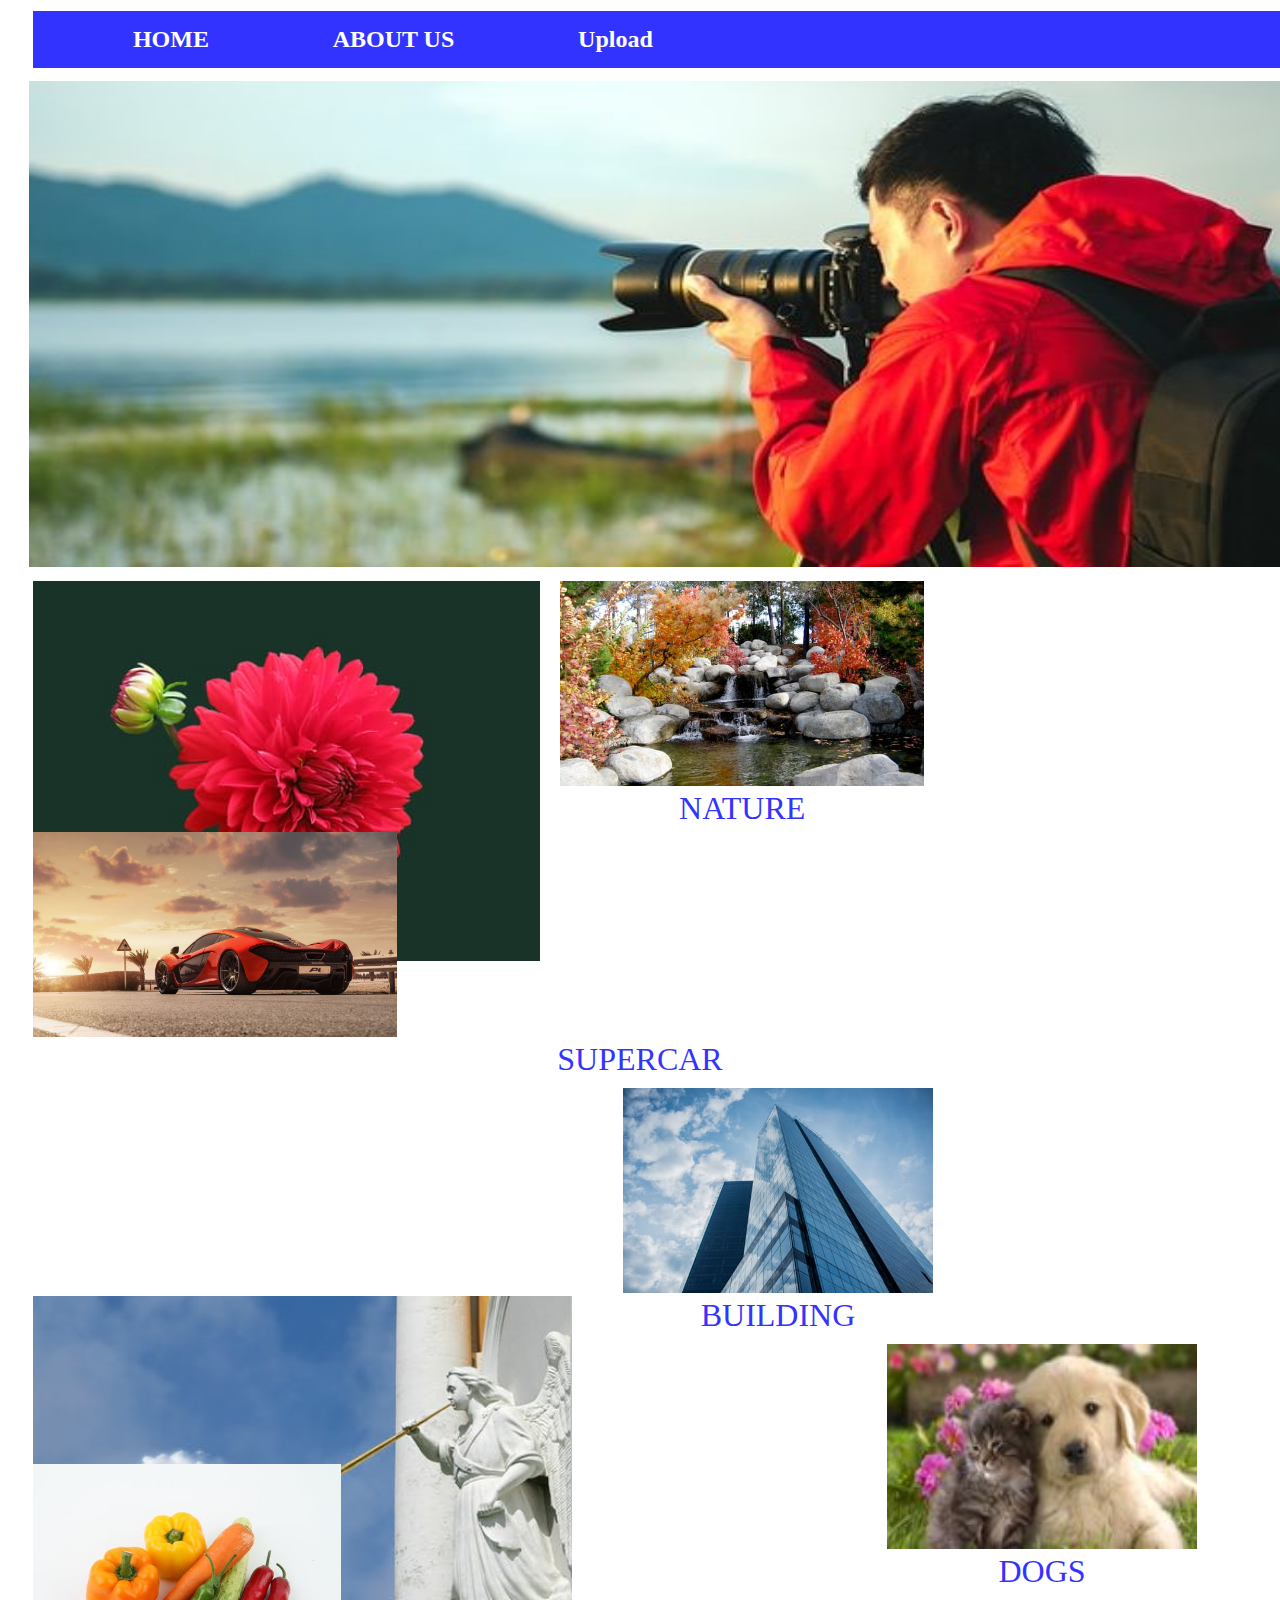
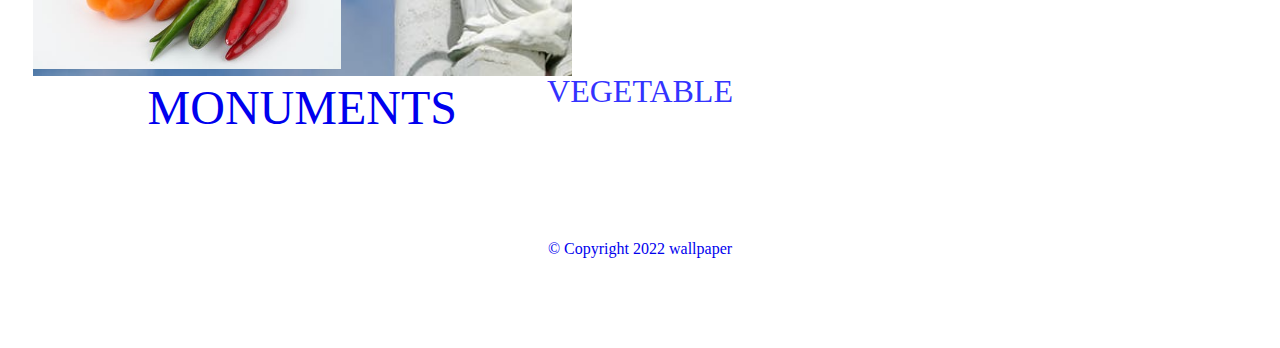
<file: index.html>
<!DOCTYPE html>
<html>
<head>
	<title>WallPaper</title>
	<style type="text/css">
		.div1
{
	border:8px groove;
	height:1900px;
	width:400px;
	float:left;
	padding-bottom:90px;
}
.header {
    background-color:white;
	padding:25px;
	margin-top:-57px;
	
}
.trn{
		height:130px;
		width:500px;
	}
	


				nav
	{
		margin-top:35px;
		background-color:#33F;
		width:1287px;
		
	}
	.button li
	{
		color:#FFF;
		font-size:24px;
		font-weight:bold;
		display:inline-block;
		margin:15px 59.90px;
		text-height:text-size:20px;
		
	}
		.one
	{
		margin-top:10px;
		border:4px thick;
		height:90px;
		float:left;
		clear:left;
	}
	.two
	{
		margin-top:10px;
		border:4px thick;
		float:left;
		margin-left:20px;
		padding:0px 10px 0px 0px ;
	
	}
	.FOUR
	{
		margin-top:10px;
		float:left;
		margin-left:590px;
	}
	.Five
	{
		margin-top:10px;
		float:right;
		margin-left:20px;
		padding:0px 50px 0px 0px ;
	}
	.three
	{
		margin-top:20px;
	}
	.HEAD
	{
		text-align:left;
	}
		.click
	{
		margin-left:780px;
		float:left;
		padding:10px;
		background-color:#990000;
	}
	.img
	{
		height:70px;
		width:190px;
	}
	li:hover
	{
		background-color:#639;
	}
	.mar
	{
		background-color:#000000;
		color:#0099FF;
		
		height:10px;
		width:20px;
		
	}



.footer
{
	margin-right:50px;
	height:90px;
	width:40px;
}
.ftc
{
	margin-top:130px;
	text-align: center;
}


	</style>
</head>
<body>
	<div class="header">
 <nav>
         <div class="button">
    <ul>
      
    <a href="home.html"><li>HOME</li></a>
   
    <a href="About.html"><li>ABOUT US</li></a>
    <a href="#"><li>Upload</li></a>
   
    </ul>	
</nav>
<img  style="height:486px; width:1288px; margin-left:-4.5px; margin-top:-3px;" class="mySlides" src="1.jpg">

<div class="one">
    <a href="flowers.html" style="text-decoration:none;"><img src="flower/dahlia-red-blossom-bloom-60597.jpeg" height="380px"></a><br>
<center><font size="+5" color="#3333FF"><a href="flowers.html" style="text-decoration:none;">FLOWER</a></font></center>
    </div>
<div class="two">
<a href="natures.html" style="text-decoration:none;"><img src="nature/pexels-photo-230629.jpeg" height="205px"><br/>
<center><font size="+3" color="#3333FF">NATURE</font></center>
</div>
<div class="three">
<a href="cars.html" style="text-decoration:none;"><img src="supercars/supercar-wallpapers-mclaren-4.jpg" height="205px" style="margin-top:5px;"><br/>
<center><font size="+3" color="#3333FF">SUPERCAR</font></center>
</div>
<div class="FOUR">
<a href="buildings.html" style="text-decoration:none;"><img src="building/pexels-photo (3).jpg" height="205px" width="310px"><br/>
<center><font size="+3" color="#3333FF">BUILDING</font></center>
</div>
<div class="Five">
<a href="dog.html" style="text-decoration:none"><img src="dogs/cat&dog-wallpaper-121124-1.jpg" height="205px" width="310px"><br/>
<center><font size="+3" color="#3333FF">DOGS</font></center>
</div>
<div class="one">
<a href="monument.html"><img src="monuments/angel-clouds-weather-vera-161199.jpeg" height="380px" style="margin-top:-48px;"><br>
<center><font size="+5" color="#3333FF"><a href="../PROJECT2/flowers.html" style="text-decoration:none;">MONUMENTS</a></font></center>
</div>

<div class="three">
<a href="vegetabless.html" style="text-decoration:none;"><img src="vegetables/carrots-onion-cucumber-vegetables-67670.jpeg" height="205px" style="margin-top:30px;  "><br/>
<center><font size="+3" color="#3333FF">VEGETABLE</font></center>

		<div class="ftc">
			<p class="ftc2">&copy; Copyright 2022 wallpaper </p>
		
		
		</div>


</body>
</html>
</file>
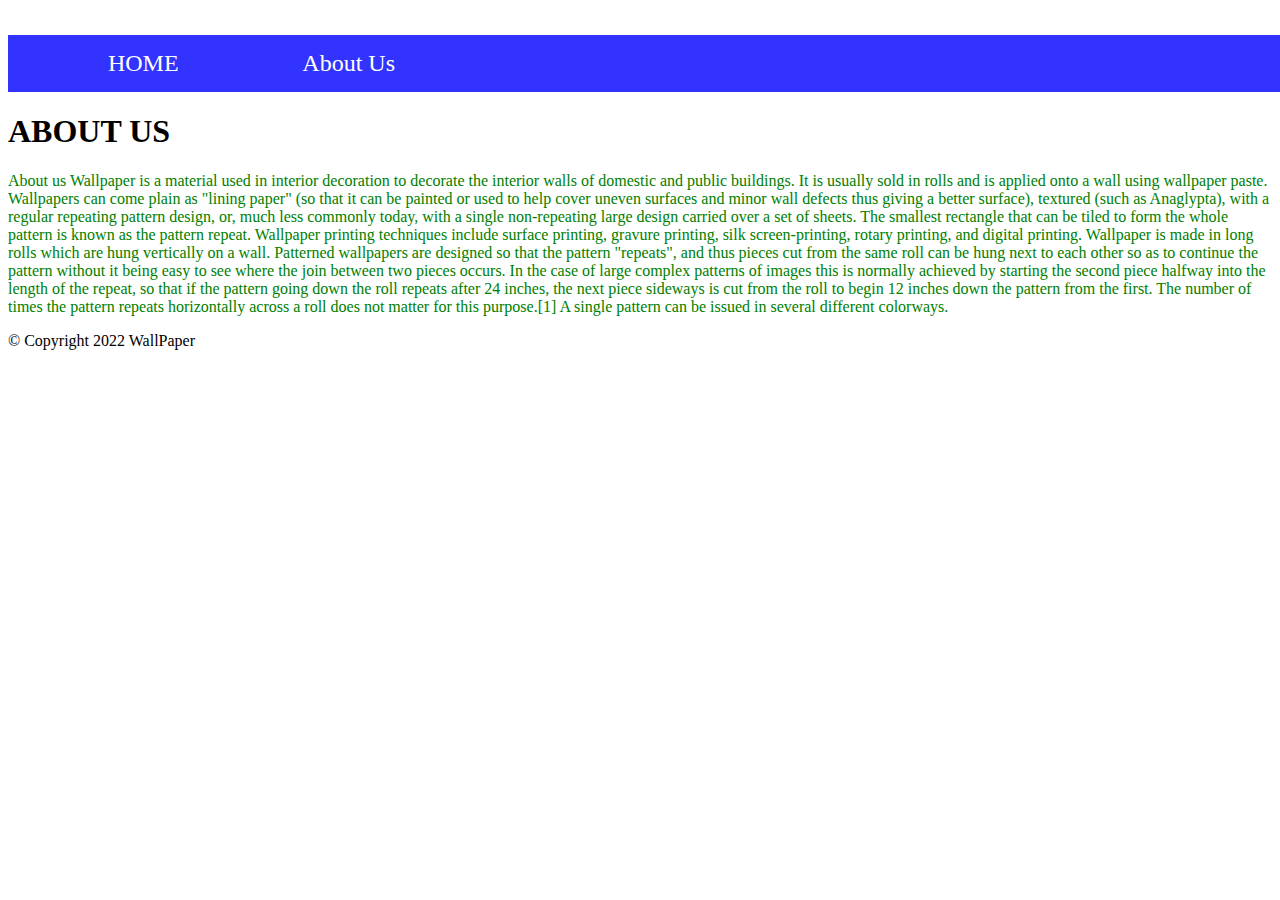
<file: About.html>
<!DOCTYPE html>
<html>

<head>
<style>
	nav
	{
		margin-top:35px;
		background-color:#33F;
		width:1287px;
		
	}
	.button li
	{
		color:#000000;
		font-size:24px;
		display:inline-block;
		margin:15px 59.90px;
		text-height:text-size:20px;
		color: white;
	}
	.content{ text-decoration:none;
	}
	span{ text-decoration:none;
	}
</style>
<title></title>
<link rel='icon' href='swad-5efg.jpg' type= 'image/x-icon'>
</head>

<body>
 <nav>
         <div class="button">
    <ul>
    
    <a href="home.html"><li>HOME</li></a>
   
    <a href="About.html"><li>About Us</li></a>
 
    
    </ul>	
</nav>
	<div class="wrap">
	<div class="headi">
	<h1>ABOUT US</h1>
	</div>

	<p class="content">
		<span style="color: green; text-decoration:none;">About us
Wallpaper is a material used in interior decoration to decorate the interior walls of domestic and public buildings. It is usually sold in rolls and is applied onto a wall using wallpaper paste. Wallpapers can come plain as "lining paper" (so that it can be painted or used to help cover uneven surfaces and minor wall defects thus giving a better surface), textured (such as Anaglypta), with a regular repeating pattern design, or, much less commonly today, with a single non-repeating large design carried over a set of sheets. The smallest rectangle that can be tiled to form the whole pattern is known as the pattern repeat.

Wallpaper printing techniques include surface printing, gravure printing, silk screen-printing, rotary printing, and digital printing. Wallpaper is made in long rolls which are hung vertically on a wall. Patterned wallpapers are designed so that the pattern "repeats", and thus pieces cut from the same roll can be hung next to each other so as to continue the pattern without it being easy to see where the join between two pieces occurs. In the case of large complex patterns of images this is normally achieved by starting the second piece halfway into the length of the repeat, so that if the pattern going down the roll repeats after 24 inches, the next piece sideways is cut from the roll to begin 12 inches down the pattern from the first. The number of times the pattern repeats horizontally across a roll does not matter for this purpose.[1] A single pattern can be issued in several different colorways.
</span>
	</p>

			</table>
		</div>
		<div class="ftc">
			<p class="ftce">&copy; Copyright 2022 WallPaper</p>
		
		
		</div>
	
</body>

</html>
</file>
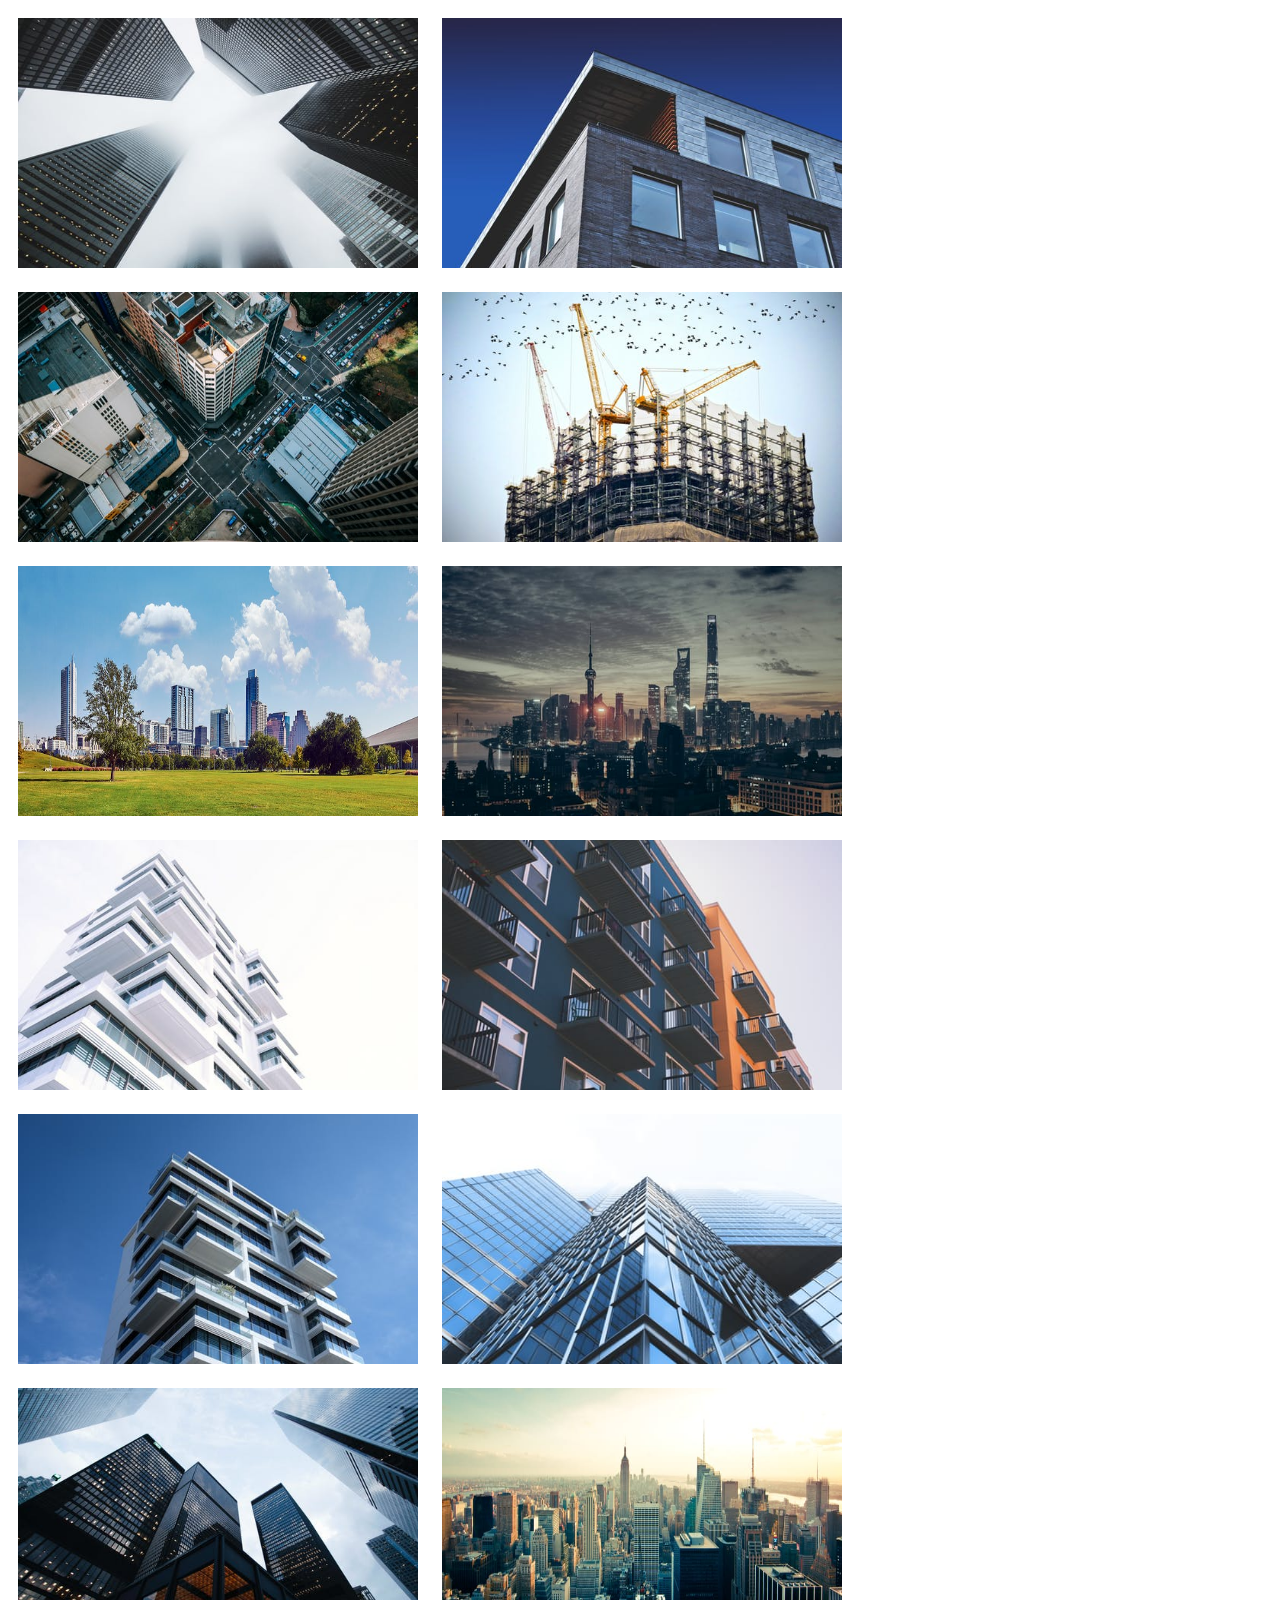
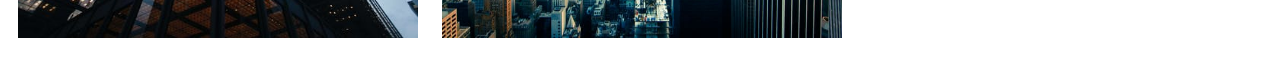
<file: buildings.html>
<html>
<head>
	<style type="text/css">
		img{ width:400px;
			 height:250px;
			 padding:10px;
		   }
		   		 nav
	{
		margin-top:35px;
		background-color:#000;
		width:1287px;
		
	}
	.button li
	{
		color:red;
		display:inline-block;
		margin:15px 59.90px;
		text-height:text-size:20px;
		
	}
		.img
	{
		height:70px;
		width:190px;
	}
	</style>
</head>
<body>

	<a target="_self"><img src="building/pexels-photo.jpg"></a>
    <a target="_self"><img src="building/pexels-photo-24464.jpg"></a>
    <a target="_self"><img src="building/pexels-photo-26165.jpg"></a>
    <a target="_self"><img src="building/pexels-photo-29106.jpg"></a>
    <a target="_self"><img src="building/pexels-photo-30773.jpg"></a>
    <a target="_self"><img src="building/pexels-photo-47426.jpeg"></a>
    <a target="_self"><img src="building/pexels-photo-70220.jpeg"></a>
    <a target="_self"><img src="building/pexels-photo-71159.jpeg"></a>
    <a target="_self"><img src="building/pexels-photo-87223.jpeg"></a>
    <a target="_self"><img src="building/pexels-photo-92957.jpeg"></a>
    <a target="_self"><img src="building/pexels-photo-316879.jpeg"></a>
    <a target="_self"><img src="building/skyline-buildings-new-york-skyscrapers.jpg"></a>
</body>
</html>
</file>
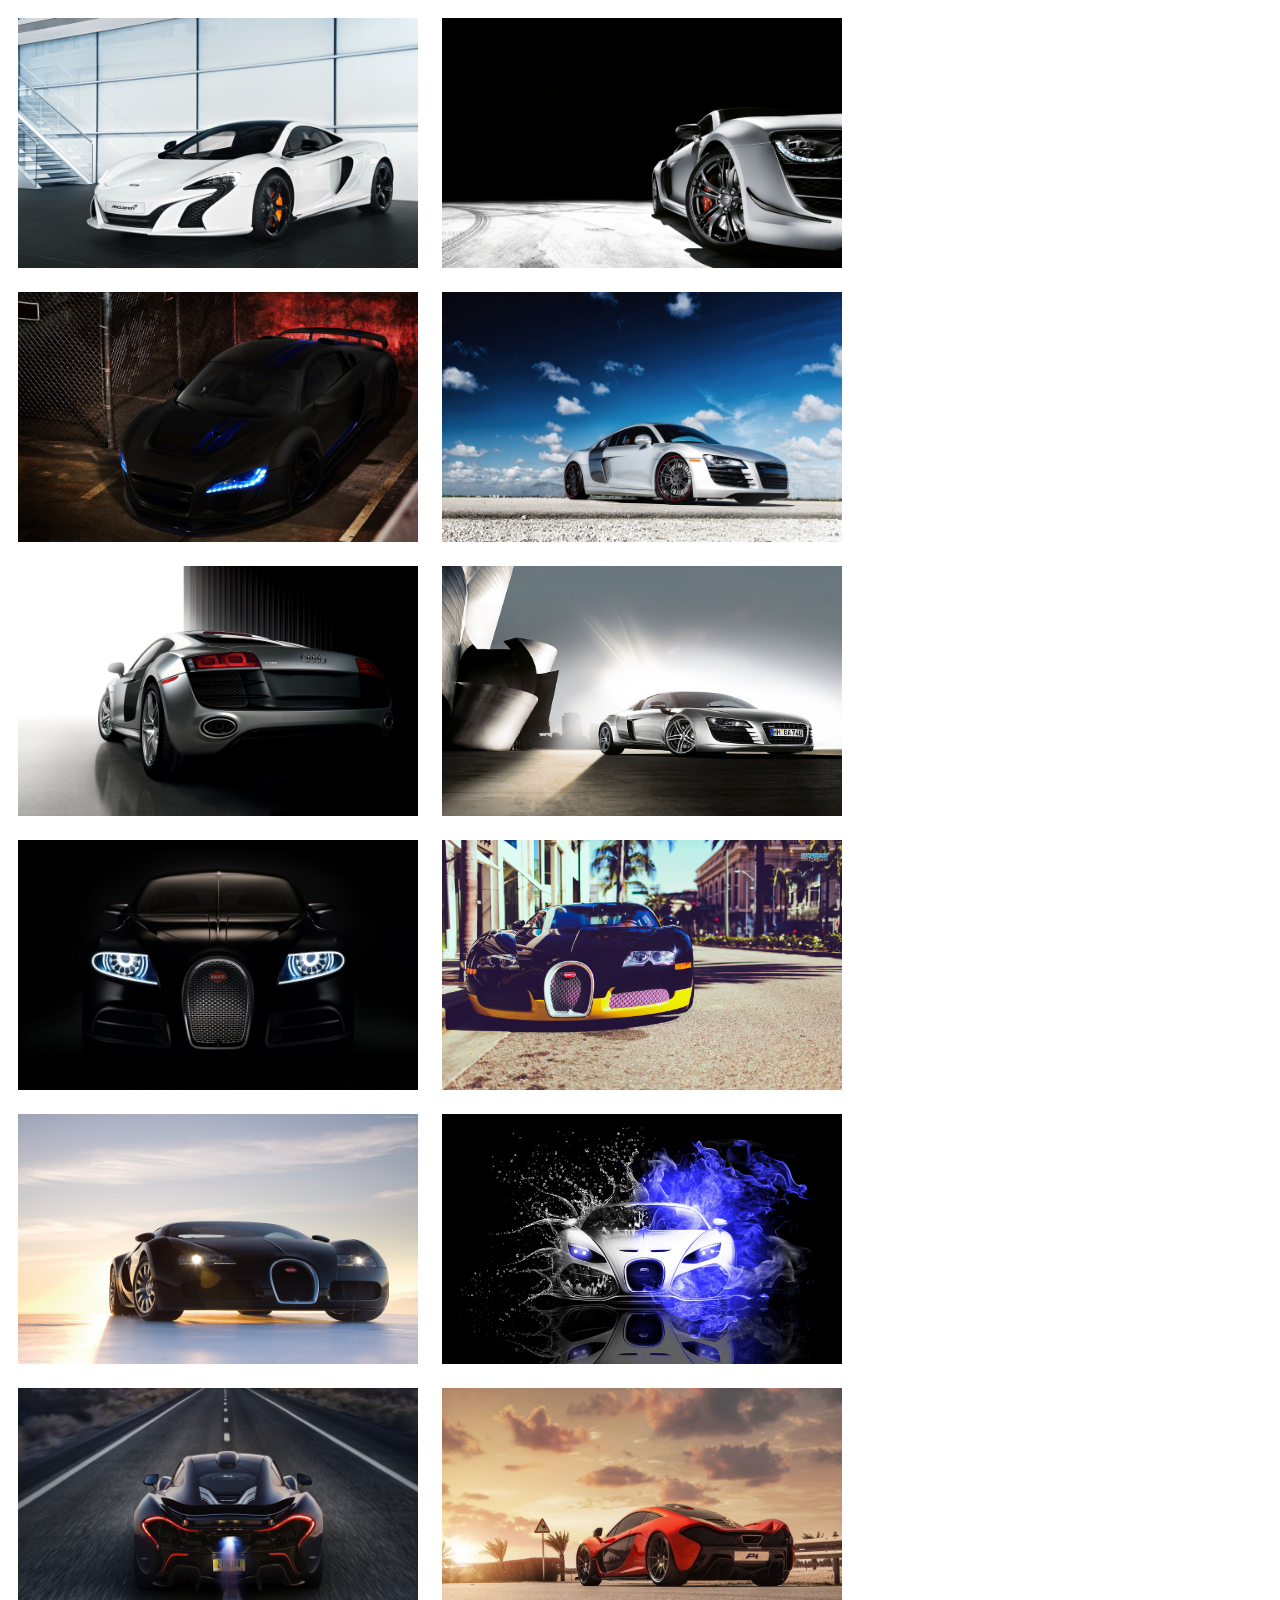
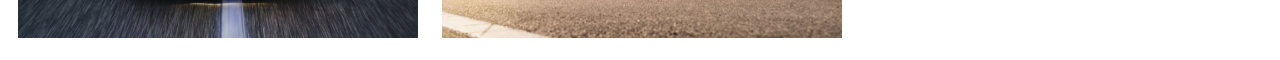
<file: cars.html>
<html>
<head>
		<style type="text/css">
			img{ width:400px;
			 height:250px;
			 padding:10px;
		   }
		   		   		   				nav
	{
		margin-top:35px;
		background-color:#000;
		width:1287px;
		
	}
	.button li
	{
		color:red;
		display:inline-block;
		margin:15px 59.90px;
		text-height:text-size:20px;
		
	}
		.img
	{
		height:70px;
		width:190px;
	}
	
	</style>
</head>
<body>

	<a target="_self"><img src="supercars/mclaren_650s_supercar_white_side_view_102151_3840x2400.jpg"></a>
    <a target="_self"><img src="supercars/supercar-wallpapers-audi-r8-1.jpg"></a>
    <a target="_self"><img src="supercars/supercar-wallpapers-audi-r8-2.jpg"></a>
    <a target="_self"><img src="supercars/supercar-wallpapers-audi-r8-3.jpg"></a>
    <a target="_self"><img src="supercars/supercar-wallpapers-audi-r8-4.jpg"></a>
    <a target="_self"><img src="supercars/supercar-wallpapers-audi-r8-5.jpg"></a>
    <a target="_self"><img src="supercars/supercar-wallpapers-bugatti-1.jpg"></a>
    <a target="_self"><img src="supercars/supercar-wallpapers-bugatti-2.jpg"></a>
    <a target="_self"><img src="supercars/supercar-wallpapers-bugatti-3.jpg"></a>
    <a target="_self"><img src="supercars/supercar-wallpapers-bugatti-4.jpg"></a>
    <a target="_self"><img src="supercars/supercar-wallpapers-mclaren-5.jpg"></a>
    <a target="_self"><img src="supercars/supercar-wallpapers-mclaren-4.jpg"></a>
    </body>
    </html>
</file>
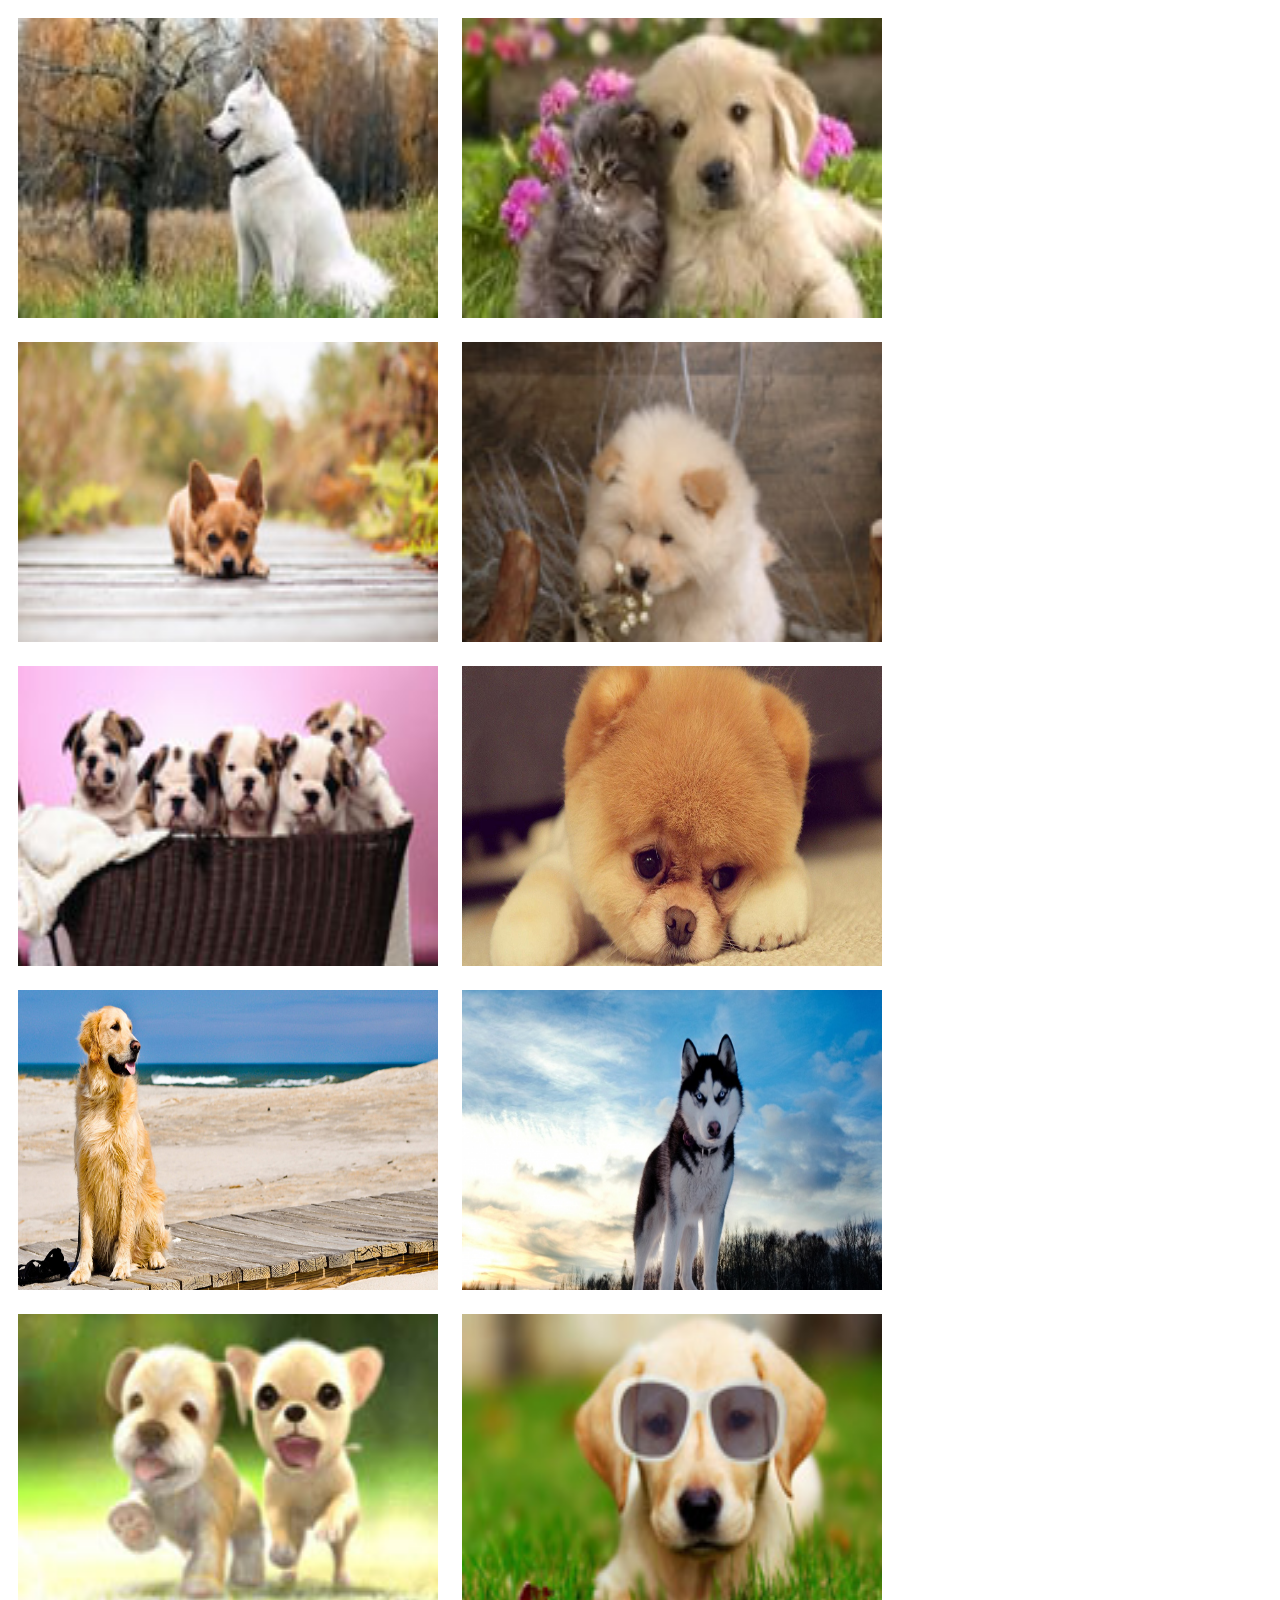
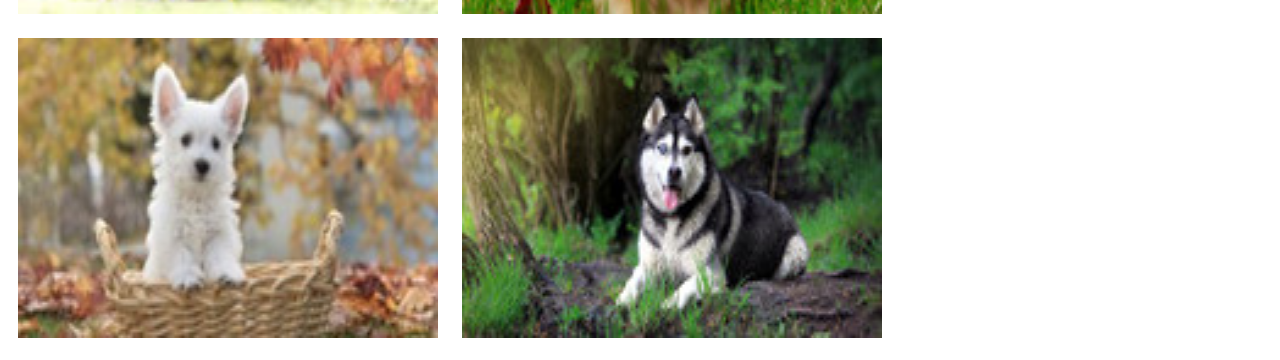
<file: dog.html>
<!DOCTYPE html>
<html>
<head>
	<title></title>
	<style type="text/css">
		img{
			height: 300px;
			width: 420px;
			padding: 10px;
		}
		nav{
			margin-top:35px;
		background-color: black;
		width:1287px;
		}
		.button li{
			color: red;
			display: inline-block;
			margin: 30px;
		    		}
		.img{
			height: 50px;
			width: 140px;
		}
	</style>
</head>
<body>

	<a target="_self"><img src="dogs/Alaskan-Malamute-Wallpaper-121124-1.jpg"></a>
        <a target="_self"><img src="dogs/cat&dog-wallpaper-121124-1.jpg"></a>
        <a target="_self"><img src="dogs/Chihuahua-wallpaper-hd-130912-1.jpg"></a>
        <a target="_self"><img src="dogs/Chow-chow-puppies-wallpaper-121217-1-1.jpg"></a>
        <a target="_self"><img src="dogs/Cute-Bulldog-Puppy-Wallpaper-131204-1.jpg"></a>
        <a target="_self"><img src="dogs/Free-chow-chow-wallpapers-130819-1.jpg"></a>
        <a target="_self"><img src="dogs/Golden-Retriever-Wallpapers-121216-1.jpg"></a>
        <a target="_self"><img src="dogs/husky_dog_hill_snow_100369_602x339.jpg"></a>
        <a target="_self"><img src="dogs/iphone-5-wallpaper-dog-140107-11.jpg"></a>
        <a target="_self"><img src="dogs/Labrador-Retriever-Puppies-140920-1.jpg"></a>
        <a target="_self"><img src="dogs/White-Terrier-dog-wallpaper-121221-1.jpg"></a>
        <a target="_self"><img src="dogs/Siberian-husky-wallpaper-hd-130808-2-1.jpg"></a>
        

</body>
</html>
</file>
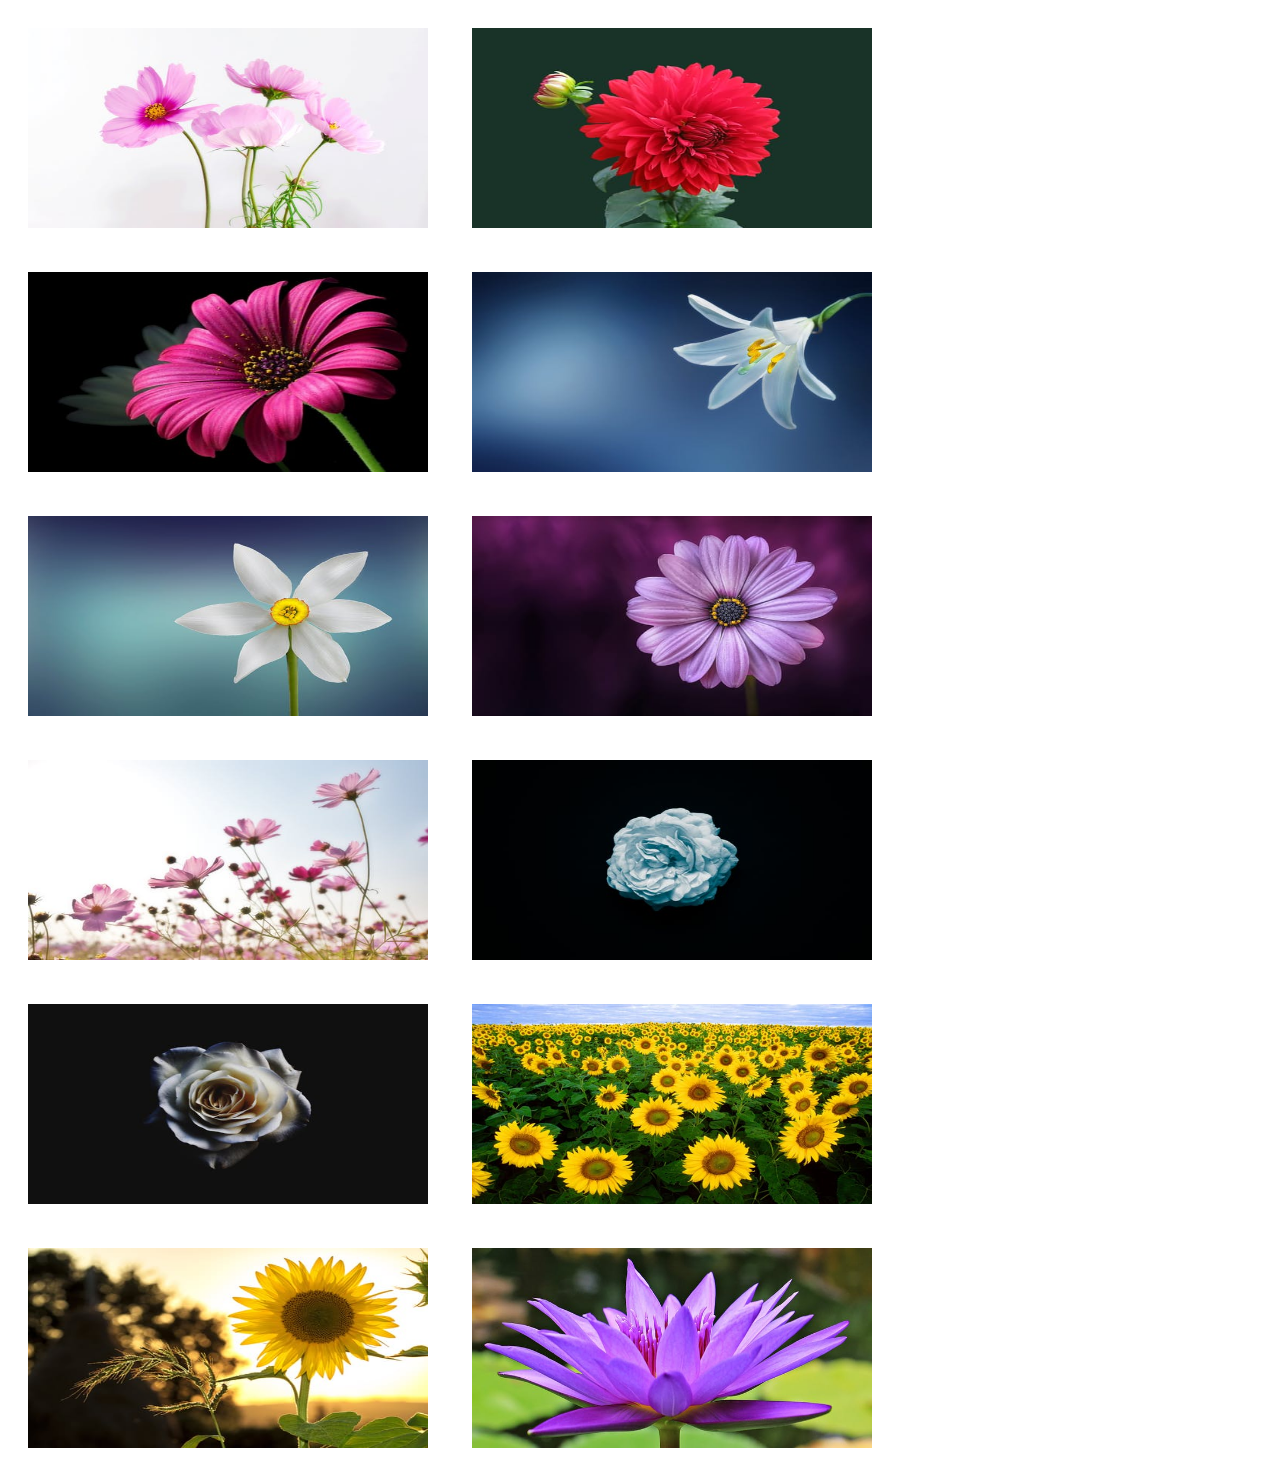
<file: flowers.html>
<!DOCTYPE html>
<html>
<head>
	<title></title>
	<style type="text/css">
		img{
			 width:400px;
			 height: 200px;
			 padding: 20px;

		}
	</style>
</head>
<body>

		<a target="_self"><img src="flower/cosmea-flower-blossom-bloom-40722.jpeg"></a>
        <a target="_self"><img src="flower/dahlia-red-blossom-bloom-60597.jpeg"></a>
        <a target="_self"><img src="flower/daisy-pollen-flower-nature-87840.jpeg"></a>
        <a target="_self"><img src="flower/flower-lily-lilium-candidum-madonna-lily.jpg"></a>
        <a target="_self"><img src="flower/flower-beautiful-beauty-bloom.jpg"></a>
        <a target="_self"><img src="flower/flower-purple-lical-blosso.jpg"></a>
        <a target="_self"><img src="flower/flowers-plants-korea-nature-158756.jpeg"></a>
        <a target="_self"><img src="flower/pexels-photo-106177.jpeg"></a>
        <a target="_self"><img src="flower/pexels-photo-110147.jpeg"></a>
        <a target="_self"><img src="flower/sunflower-sunflower-field-flora-field-87056.jpeg"></a>
        <a target="_self"><img src="flower/sunflower-sun-summer-yellow.jpg"></a>
        <a target="_self"><img src="flower/water-lily-nuphar-lutea-aquatic-plant-blossom-158284.jpeg"></a>

</body>
</html>
</file>
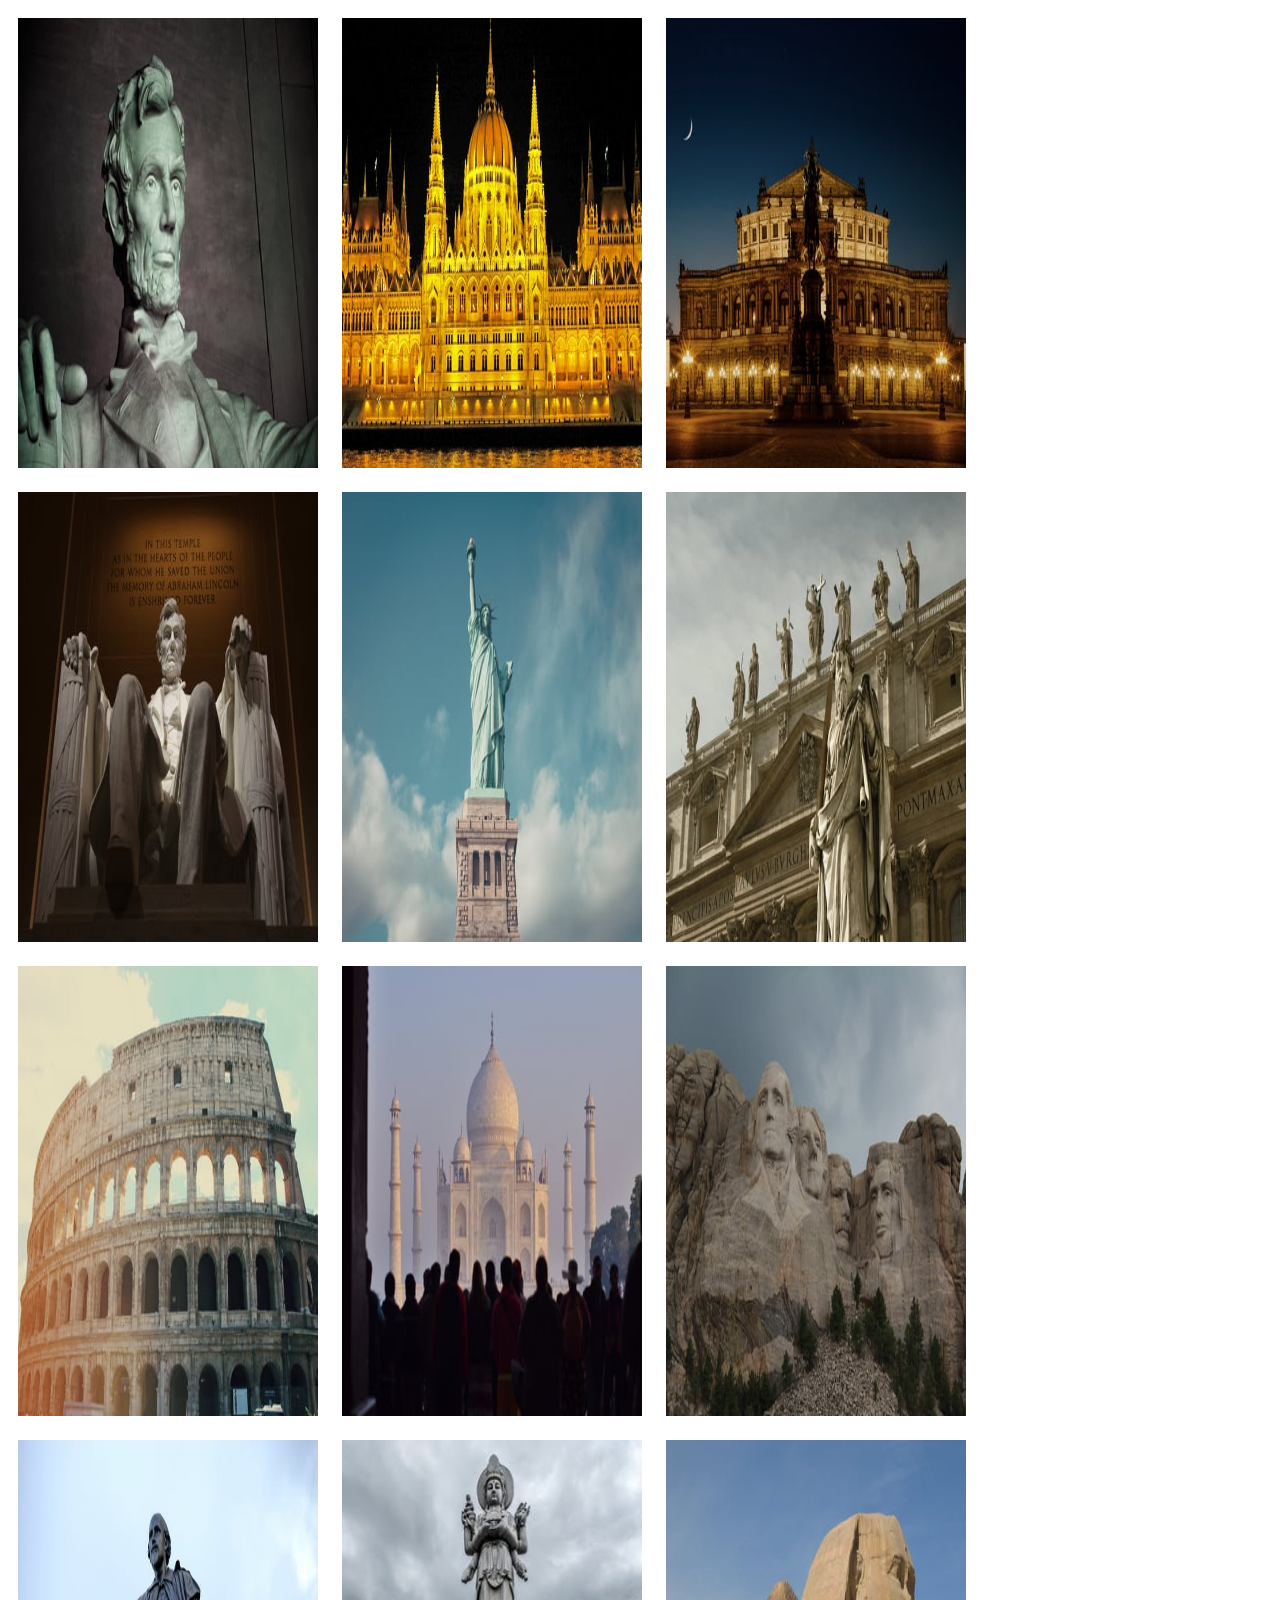
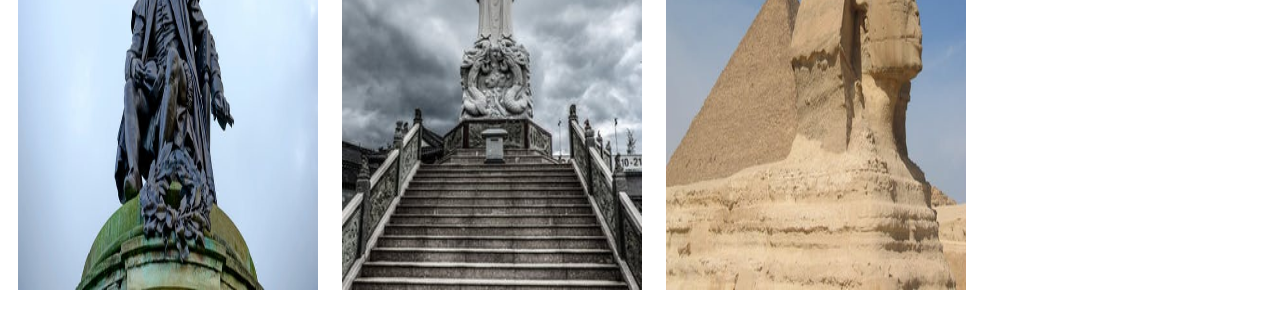
<file: monument.html>
<!DOCTYPE html>
<html>
<head>
	<title></title>
	<style type="text/css">
		img{
			height: 450px;
			width: 300px;
			padding: 10px;

		}
	</style>
</head>
<body>
		<a target="_self"><img src="monuments/abraham-lincoln-lincoln-memorial-washington-dc-lincoln.jpg"></a>
        <a target="_self"><img src="monuments/budapest-parliament-danube-ship-passage-159412.jpeg"></a>
        <a target="_self"><img src="monuments/dresden-semper-opera-house-historically-at-night.jpg"></a>
        <a target="_self"><img src="monuments/memorial-lincoln-president-monument-161892.jpeg"></a>
        <a target="_self"><img src="monuments/pexels-photo.jpeg"></a>
        <a target="_self"><img src="monuments/pexels-photo.jpg"></a>
        <a target="_self"><img src="monuments/pexels-photo-10922.jpeg"></a>
        <a target="_self"><img src="monuments/pexels-photo-62348.jpeg"></a>
        <a target="_self"><img src="monuments/pexels-photo-136154.jpeg"></a>
        <a target="_self"><img src="monuments/pexels-photo-189532.jpeg"></a>
        <a target="_self"><img src="monuments/sculpture-goddess-statue-stone-161304.jpeg"></a>
        <a target="_self"><img src="monuments/sand-desert-statue-pyramid.jpg"></a>

</body>
</html>
</file>
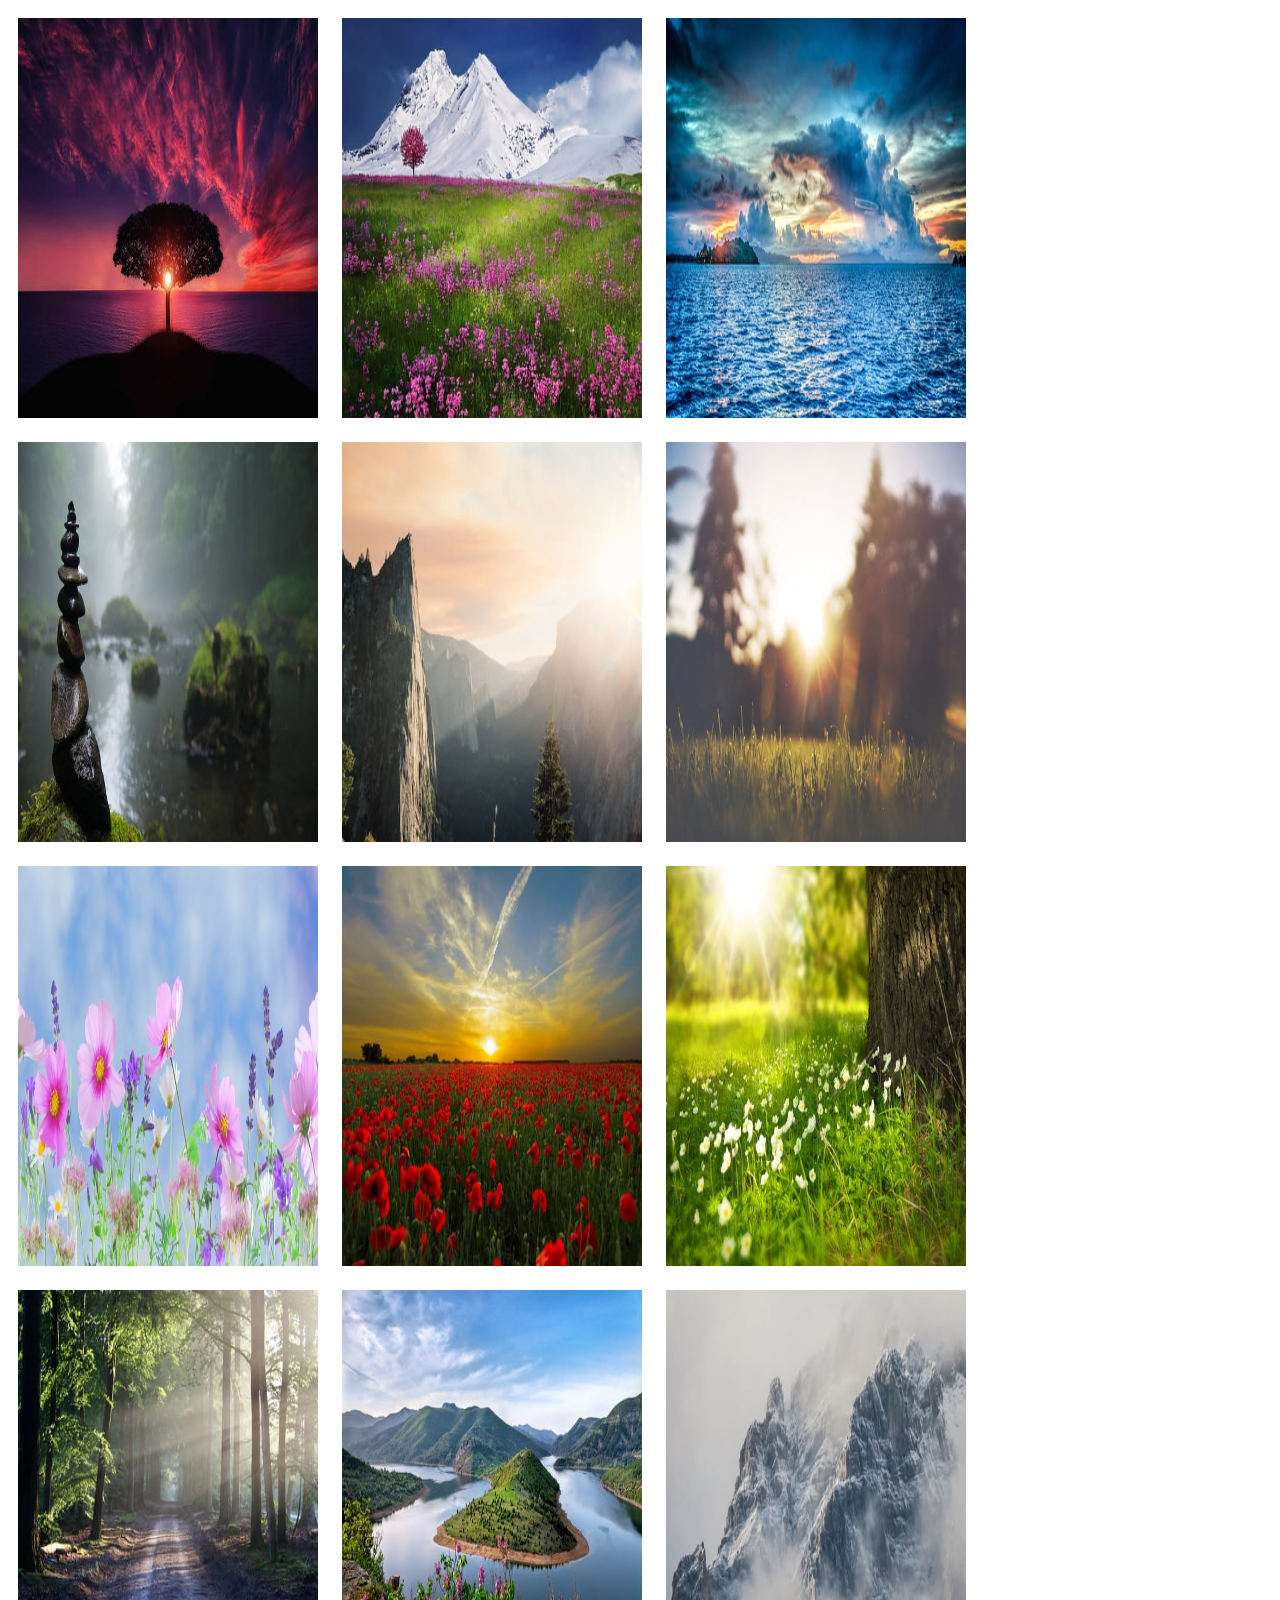
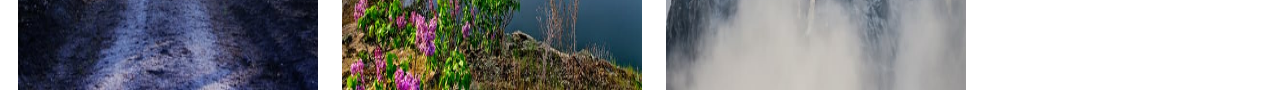
<file: natures.html>
<!DOCTYPE html>
<html>
<head>
	<title></title>
	<style type="text/css">
		img{
			height: 400px;
			width: 300px;
			padding: 10px;
		}
	</style>
</head>
<body>
	<a target="_self"><img src="nature/amazing-animal-beautiful-beautifull.jpg"></a>
        <a target="_self"><img src="nature/amazing-beautiful-beauty-blue.jpg"></a>
        <a target="_self"><img src="nature/bora-bora-french-polynesia-sunset-ocean.jpg"></a>
        <a target="_self"><img src="nature/cairn-fog-mystical-background-158607.jpeg"></a>
        <a target="_self"><img src="nature/dawn-landscape-mountains-nature.jpg"></a>
        <a target="_self"><img src="nature/dawn-nature-sunset-trees.jpg"></a>
        <a target="_self"><img src="nature/wild-flowers-flowers-plant-macro-40797.jpeg"></a>
        <a target="_self"><img src="nature/sunset-field-poppy-sun-priroda.jpg"></a>
        <a target="_self"><img src="nature/spring-tree-flowers-meadow-60006.jpeg"></a>
        <a target="_self"><img src="nature/road-sun-rays-path.jpg"></a>
        <a target="_self"><img src="nature/pexels-photo-225203.jpeg"></a>
        <a target="_self"><img src="nature/pexels-photo-213703.jpeg"></a>

</body>
</html>
</file>
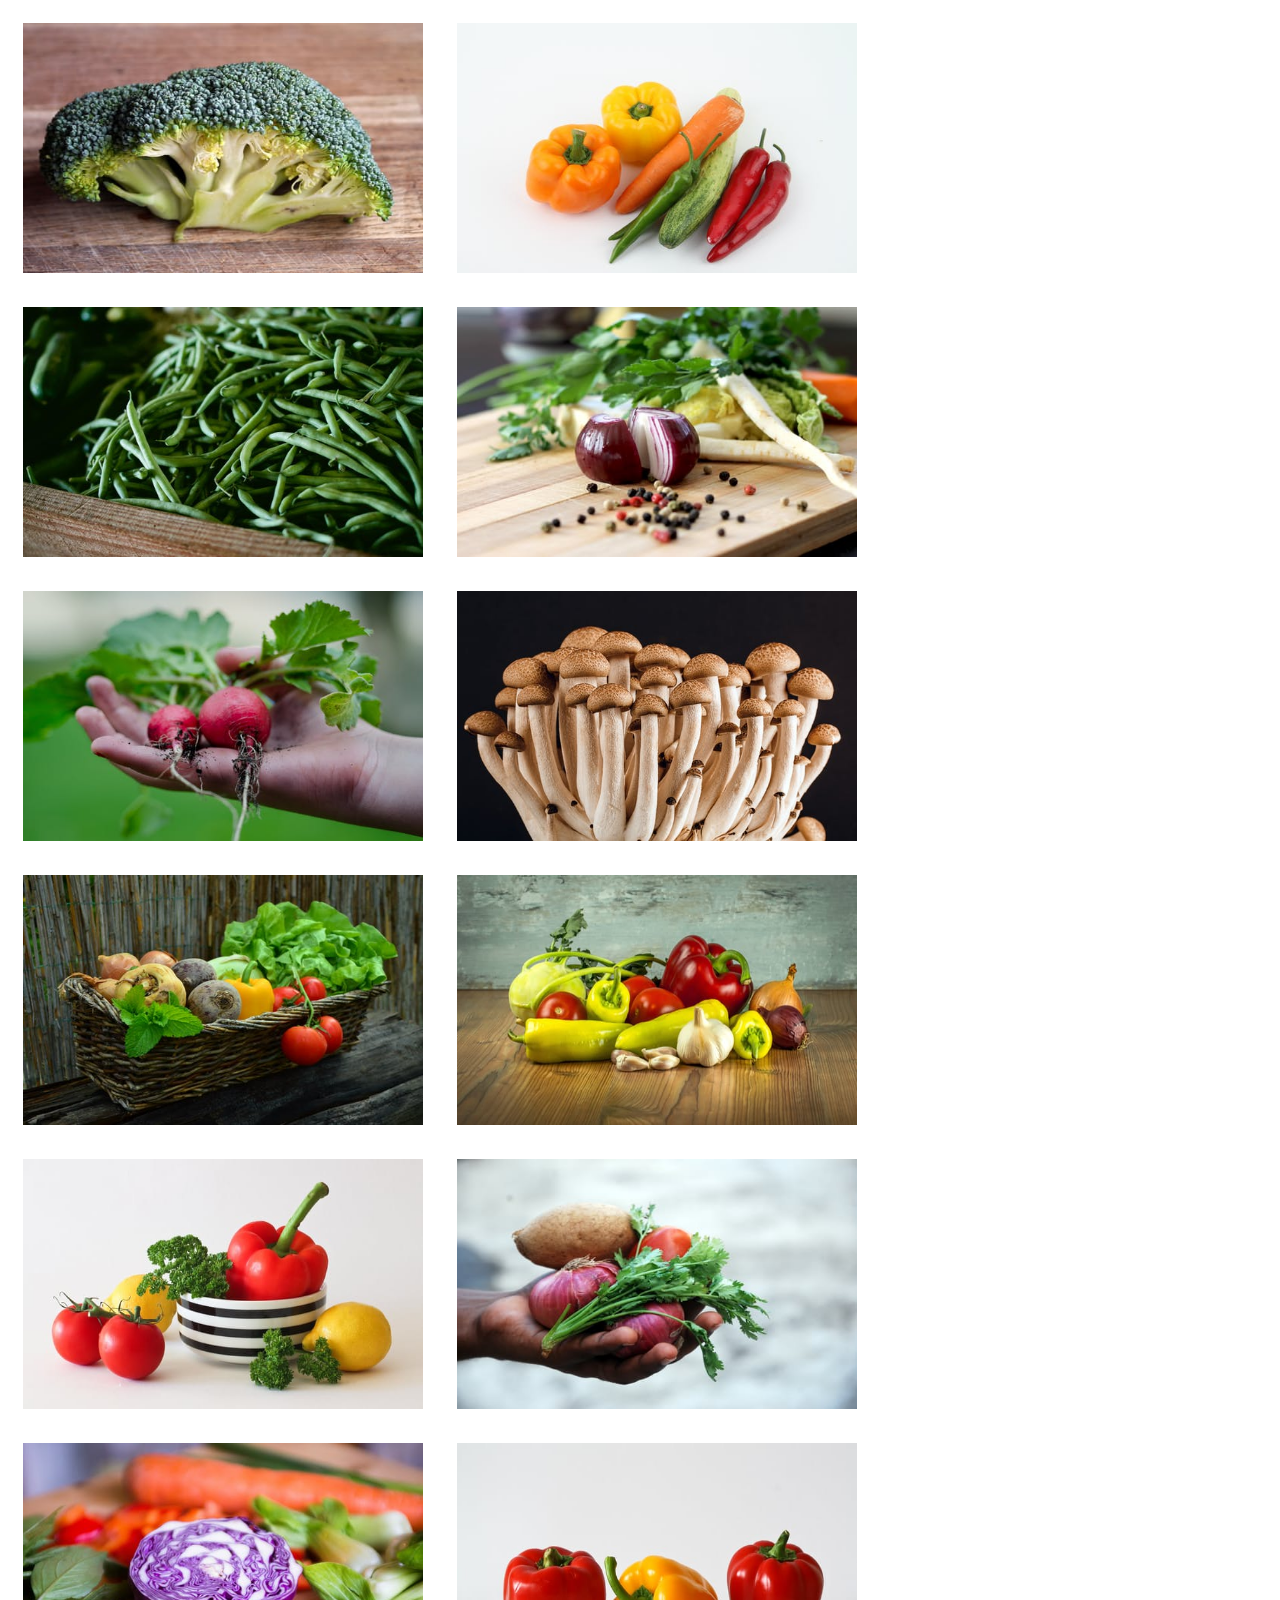
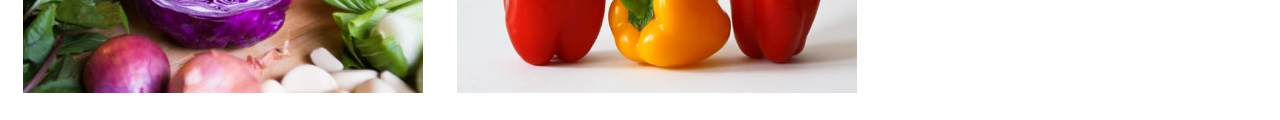
<file: vegetabless.html>
<html>
<head>
		<style type="text/css">
		img{ width:400px;
			 height:250px;
			 padding:15px;
		   }
		   		   		   		 nav
	{
		margin-top:35px;
		background-color:#000;
		width:1287px;
		
	}
	.button li
	{
		color:red;
		display:inline-block;
		margin:15px 59.90px;
		text-height:text-size:20px;
		
	}
		.img
	{
		height:70px;
		width:190px;
	}
	</style>

</head>
<body>
	
	<a target="_self"><img src="vegetables/broccoli-vegetable-food-healthy-47347.jpeg"></a>
    <a target="_self"><img src="vegetables/carrots-onion-cucumber-vegetables-67670.jpeg"></a>
    <a target="_self"><img src="vegetables/food-vegetables-beans-green.jpeg"></a>
    <a target="_self"><img src="vegetables/food-vegetables-meal-kitchen.jpg"></a>
    <a target="_self"><img src="vegetables/healthy-vegetables-restaurant-nature.jpg"></a>
    <a target="_self"><img src="vegetables/mushroom-fungi-fungus-many-53494.jpeg"></a>
    <a target="_self"><img src="vegetables/vegetables-vegetable-basket-harvest-garden.jpg"></a>
    <a target="_self"><img src="vegetables/vegetables-tomatoes-pepper-paprika-161723.jpeg"></a>
    <a target="_self"><img src="vegetables/vegetables-tomatoes-delicious-frisch.jpg"></a>
    <a target="_self"><img src="vegetables/vegetables.jpeg"></a>
    <a target="_self"><img src="vegetables/pexels-photo (1).jpg"></a>
    <a target="_self"><img src="vegetables/paprika-vegetables-colorful-food-57426.jpeg"></a>
    </body>
    </html>
</file>
